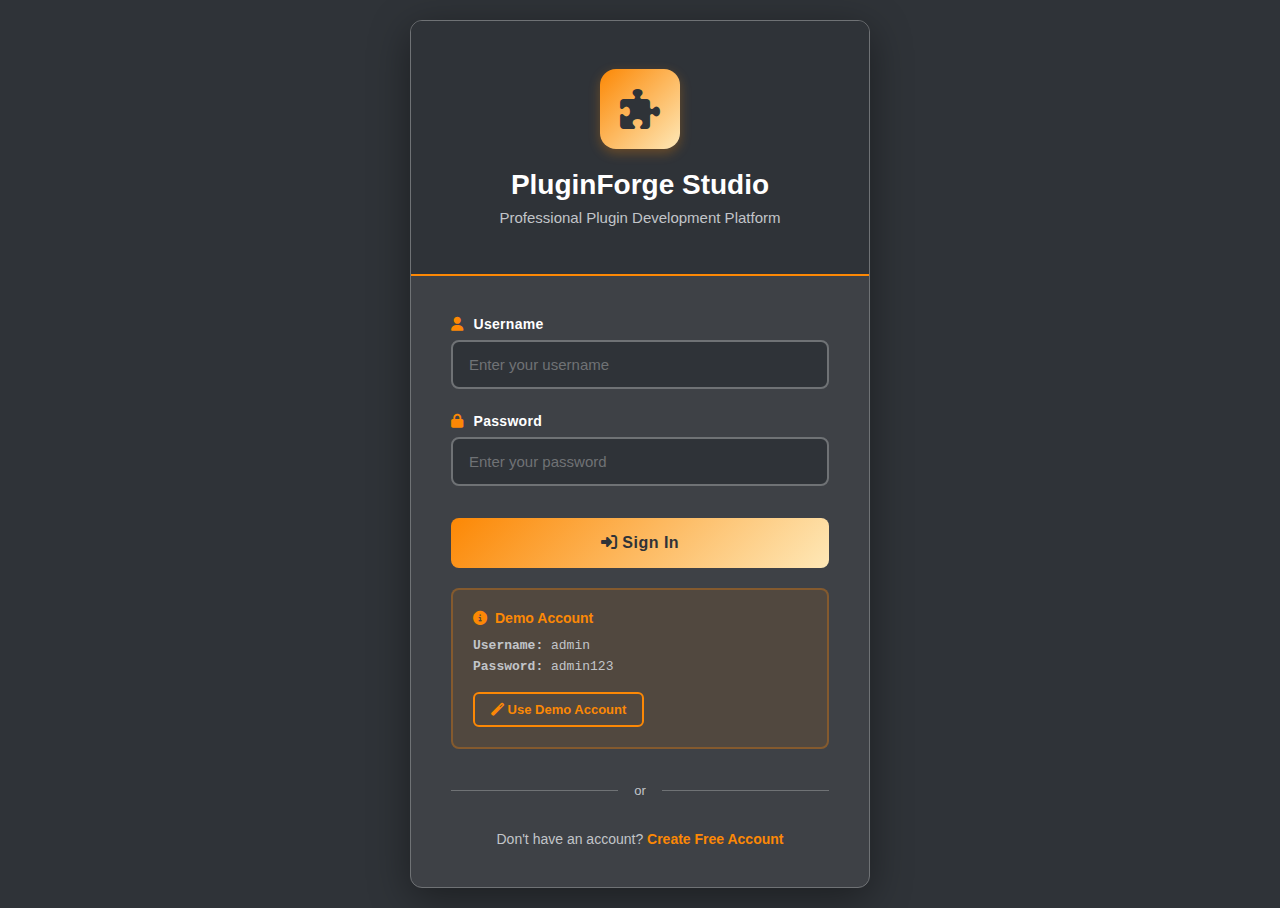
<file: templates/login.html>
<!DOCTYPE html>
<html lang="en">
<head>
    <meta charset="UTF-8">
    <meta name="viewport" content="width=device-width, initial-scale=1.0">
    <title>Sign In - PluginForge Studio</title>
    <link href="https://cdnjs.cloudflare.com/ajax/libs/font-awesome/6.4.0/css/all.min.css" rel="stylesheet">
    <style>
        * {
            margin: 0;
            padding: 0;
            box-sizing: border-box;
        }
        
        body {
            font-family: -apple-system, BlinkMacSystemFont, 'Segoe UI', Roboto, 'Helvetica Neue', Arial, sans-serif;
            background: #2F3338;
            min-height: 100vh;
            display: flex;
            align-items: center;
            justify-content: center;
            padding: 20px;
        }
        
        .login-container {
            background: #3E4146;
            border-radius: 12px;
            box-shadow: 0 10px 40px rgba(0, 0, 0, 0.4);
            max-width: 460px;
            width: 100%;
            overflow: hidden;
            border: 1px solid #6F7275;
        }
        
        .header {
            background: #2F3338;
            color: #FFFFFF;
            padding: 48px 40px;
            text-align: center;
            border-bottom: 2px solid #FC8805;
        }
        
        .header .logo {
            width: 80px;
            height: 80px;
            margin: 0 auto 20px;
            background: linear-gradient(135deg, #FC8805 0%, #FEE8B7 100%);
            border-radius: 16px;
            display: flex;
            align-items: center;
            justify-content: center;
            box-shadow: 0 4px 12px rgba(252, 136, 5, 0.3);
        }
        
        .header .logo i {
            font-size: 40px;
            color: #2F3338;
        }
        
        .header h1 {
            font-size: 28px;
            font-weight: 700;
            margin-bottom: 8px;
            color: #FFFFFF;
        }
        
        .header p {
            color: #C2C5C9;
            font-size: 15px;
            font-weight: 400;
        }
        
        .form-content {
            padding: 40px;
        }
        
        .form-group {
            margin-bottom: 24px;
        }
        
        .form-group label {
            display: block;
            margin-bottom: 8px;
            font-weight: 600;
            color: #FFFFFF;
            font-size: 14px;
            letter-spacing: 0.3px;
        }
        
        .form-group label i {
            color: #FC8805;
            margin-right: 6px;
        }
        
        .form-group input {
            width: 100%;
            padding: 14px 16px;
            background: #2F3338;
            border: 2px solid #6F7275;
            border-radius: 8px;
            font-size: 15px;
            color: #FFFFFF;
            transition: all 0.3s;
        }
        
        .form-group input::placeholder {
            color: #6F7275;
        }
        
        .form-group input:focus {
            outline: none;
            border-color: #FC8805;
            background: #3E4146;
            box-shadow: 0 0 0 3px rgba(252, 136, 5, 0.1);
        }
        
        .btn-primary {
            width: 100%;
            padding: 16px;
            background: linear-gradient(135deg, #FC8805 0%, #FEE8B7 100%);
            color: #2F3338;
            border: none;
            border-radius: 8px;
            font-size: 16px;
            font-weight: 700;
            cursor: pointer;
            transition: all 0.3s;
            margin-top: 8px;
            letter-spacing: 0.5px;
        }
        
        .btn-primary:hover {
            transform: translateY(-2px);
            box-shadow: 0 8px 20px rgba(252, 136, 5, 0.4);
        }
        
        .btn-primary:disabled {
            opacity: 0.6;
            cursor: not-allowed;
            transform: none;
        }
        
        .divider {
            text-align: center;
            margin: 32px 0;
            position: relative;
        }
        
        .divider::before {
            content: '';
            position: absolute;
            left: 0;
            top: 50%;
            width: 100%;
            height: 1px;
            background: #6F7275;
        }
        
        .divider span {
            position: relative;
            background: #3E4146;
            padding: 0 16px;
            color: #C2C5C9;
            font-size: 13px;
            font-weight: 500;
        }
        
        .register-link {
            text-align: center;
            margin-top: 24px;
            color: #C2C5C9;
            font-size: 14px;
        }
        
        .register-link a {
            color: #FC8805;
            text-decoration: none;
            font-weight: 600;
            transition: color 0.3s;
        }
        
        .register-link a:hover {
            color: #FEE8B7;
            text-decoration: underline;
        }
        
        .demo-box {
            background: rgba(252, 136, 5, 0.1);
            border: 2px solid rgba(252, 136, 5, 0.3);
            border-radius: 8px;
            padding: 20px;
            margin-top: 20px;
        }
        
        .demo-box h6 {
            color: #FC8805;
            font-size: 14px;
            font-weight: 700;
            margin-bottom: 12px;
            display: flex;
            align-items: center;
            gap: 8px;
        }
        
        .demo-box p {
            font-size: 13px;
            color: #C2C5C9;
            margin: 6px 0;
            font-family: 'Courier New', monospace;
        }
        
        .demo-box button {
            background: transparent;
            border: 2px solid #FC8805;
            color: #FC8805;
            padding: 8px 16px;
            border-radius: 6px;
            font-size: 13px;
            font-weight: 600;
            cursor: pointer;
            margin-top: 12px;
            transition: all 0.3s;
        }
        
        .demo-box button:hover {
            background: #FC8805;
            color: #2F3338;
        }
        
        .alert {
            padding: 14px 16px;
            border-radius: 8px;
            margin-bottom: 20px;
            font-size: 14px;
            animation: slideDown 0.3s;
            font-weight: 500;
        }
        
        .alert-danger {
            background: rgba(239, 68, 68, 0.15);
            color: #FEE8B7;
            border: 1px solid rgba(239, 68, 68, 0.3);
        }
        
        .alert-success {
            background: rgba(16, 185, 129, 0.15);
            color: #FEE8B7;
            border: 1px solid rgba(16, 185, 129, 0.3);
        }
        
        @keyframes slideDown {
            from {
                opacity: 0;
                transform: translateY(-10px);
            }
            to {
                opacity: 1;
                transform: translateY(0);
            }
        }
        
        /* Loading Spinner */
        .spinner {
            display: inline-block;
            width: 16px;
            height: 16px;
            border: 2px solid #2F3338;
            border-top-color: transparent;
            border-radius: 50%;
            animation: spin 0.6s linear infinite;
            margin-right: 8px;
        }
        
        @keyframes spin {
            to { transform: rotate(360deg); }
        }
    </style>
</head>
<body>
    <div class="login-container">
        <div class="header">
            <div class="logo">
                <i class="fas fa-puzzle-piece"></i>
            </div>
            <h1>PluginForge Studio</h1>
            <p>Professional Plugin Development Platform</p>
        </div>
        
        <div class="form-content">
            <div id="alertContainer"></div>
            
            <form id="loginForm">
                <div class="form-group">
                    <label for="username">
                        <i class="fas fa-user"></i> Username
                    </label>
                    <input type="text" id="username" name="username" placeholder="Enter your username" required>
                </div>
                
                <div class="form-group">
                    <label for="password">
                        <i class="fas fa-lock"></i> Password
                    </label>
                    <input type="password" id="password" name="password" placeholder="Enter your password" required>
                </div>
                
                <button type="submit" class="btn-primary" id="loginBtn">
                    <i class="fas fa-sign-in-alt"></i> Sign In
                </button>
            </form>
            
            <div class="demo-box">
                <h6><i class="fas fa-info-circle"></i> Demo Account</h6>
                <p><strong>Username:</strong> admin</p>
                <p><strong>Password:</strong> admin123</p>
                <button onclick="fillDemoAccount()">
                    <i class="fas fa-magic"></i> Use Demo Account
                </button>
            </div>
            
            <div class="divider">
                <span>or</span>
            </div>
            
            <div class="register-link">
                <p>Don't have an account? <a href="{{ url_for('register') }}">Create Free Account</a></p>
            </div>
        </div>
    </div>
    
    <script>
    function fillDemoAccount() {
        document.getElementById('username').value = 'admin';
        document.getElementById('password').value = 'admin123';
    }
    
    document.getElementById('loginForm').addEventListener('submit', async function(e) {
        e.preventDefault();
        
        const btn = document.getElementById('loginBtn');
        const originalText = btn.innerHTML;
        
        btn.innerHTML = '<span class="spinner"></span> Signing in...';
        btn.disabled = true;
        
        try {
            const formData = {
                username: document.getElementById('username').value,
                password: document.getElementById('password').value
            };
            
            const response = await fetch('/login', {
                method: 'POST',
                headers: {
                    'Content-Type': 'application/json',
                },
                body: JSON.stringify(formData)
            });
            
            const data = await response.json();
            
            if (data.success) {
                showAlert('success', '<i class="fas fa-check-circle"></i> Login successful!');
                btn.innerHTML = '<i class="fas fa-check"></i> Success!';
                
                setTimeout(() => {
                    window.location.href = data.redirect;
                }, 1000);
            } else {
                showAlert('danger', '<i class="fas fa-exclamation-circle"></i> ' + (data.error || 'Login failed'));
                btn.innerHTML = originalText;
                btn.disabled = false;
            }
        } catch (error) {
            showAlert('danger', '<i class="fas fa-exclamation-triangle"></i> Connection error. Please try again.');
            btn.innerHTML = originalText;
            btn.disabled = false;
        }
    });
    
    function showAlert(type, message) {
        const alertDiv = document.createElement('div');
        alertDiv.className = `alert alert-${type}`;
        alertDiv.innerHTML = message;
        
        const container = document.getElementById('alertContainer');
        container.innerHTML = '';
        container.appendChild(alertDiv);
        
        setTimeout(() => {
            alertDiv.remove();
        }, 5000);
    }
    </script>
</body>
</html>
</file>
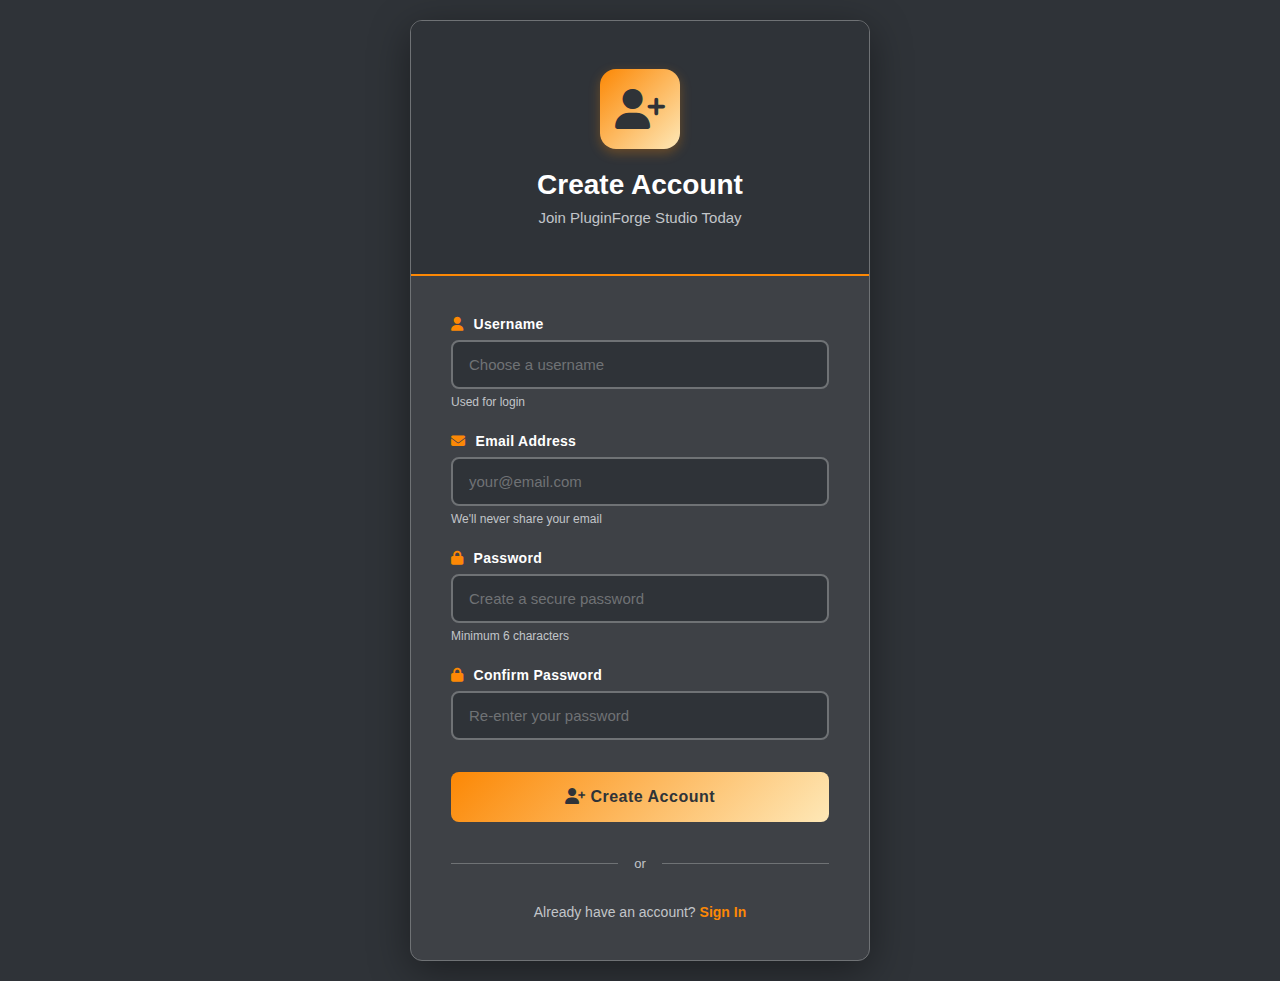
<file: templates/register.html>
<!DOCTYPE html>
<html lang="en">
<head>
    <meta charset="UTF-8">
    <meta name="viewport" content="width=device-width, initial-scale=1.0">
    <title>Create Account - PluginForge Studio</title>
    <link href="https://cdnjs.cloudflare.com/ajax/libs/font-awesome/6.4.0/css/all.min.css" rel="stylesheet">
    <style>
        * {
            margin: 0;
            padding: 0;
            box-sizing: border-box;
        }
        
        body {
            font-family: -apple-system, BlinkMacSystemFont, 'Segoe UI', Roboto, 'Helvetica Neue', Arial, sans-serif;
            background: #2F3338;
            min-height: 100vh;
            display: flex;
            align-items: center;
            justify-content: center;
            padding: 20px;
        }
        
        .register-container {
            background: #3E4146;
            border-radius: 12px;
            box-shadow: 0 10px 40px rgba(0, 0, 0, 0.4);
            max-width: 460px;
            width: 100%;
            overflow: hidden;
            border: 1px solid #6F7275;
        }
        
        .header {
            background: #2F3338;
            color: #FFFFFF;
            padding: 48px 40px;
            text-align: center;
            border-bottom: 2px solid #FC8805;
        }
        
        .header .logo {
            width: 80px;
            height: 80px;
            margin: 0 auto 20px;
            background: linear-gradient(135deg, #FC8805 0%, #FEE8B7 100%);
            border-radius: 16px;
            display: flex;
            align-items: center;
            justify-content: center;
            box-shadow: 0 4px 12px rgba(252, 136, 5, 0.3);
        }
        
        .header .logo i {
            font-size: 40px;
            color: #2F3338;
        }
        
        .header h1 {
            font-size: 28px;
            font-weight: 700;
            margin-bottom: 8px;
            color: #FFFFFF;
        }
        
        .header p {
            color: #C2C5C9;
            font-size: 15px;
            font-weight: 400;
        }
        
        .form-content {
            padding: 40px;
        }
        
        .form-group {
            margin-bottom: 24px;
        }
        
        .form-group label {
            display: block;
            margin-bottom: 8px;
            font-weight: 600;
            color: #FFFFFF;
            font-size: 14px;
            letter-spacing: 0.3px;
        }
        
        .form-group label i {
            color: #FC8805;
            margin-right: 6px;
        }
        
        .form-group input {
            width: 100%;
            padding: 14px 16px;
            background: #2F3338;
            border: 2px solid #6F7275;
            border-radius: 8px;
            font-size: 15px;
            color: #FFFFFF;
            transition: all 0.3s;
        }
        
        .form-group input::placeholder {
            color: #6F7275;
        }
        
        .form-group input:focus {
            outline: none;
            border-color: #FC8805;
            background: #3E4146;
            box-shadow: 0 0 0 3px rgba(252, 136, 5, 0.1);
        }
        
        .form-group small {
            display: block;
            margin-top: 6px;
            color: #C2C5C9;
            font-size: 12px;
        }
        
        .btn-primary {
            width: 100%;
            padding: 16px;
            background: linear-gradient(135deg, #FC8805 0%, #FEE8B7 100%);
            color: #2F3338;
            border: none;
            border-radius: 8px;
            font-size: 16px;
            font-weight: 700;
            cursor: pointer;
            transition: all 0.3s;
            margin-top: 8px;
            letter-spacing: 0.5px;
        }
        
        .btn-primary:hover {
            transform: translateY(-2px);
            box-shadow: 0 8px 20px rgba(252, 136, 5, 0.4);
        }
        
        .btn-primary:disabled {
            opacity: 0.6;
            cursor: not-allowed;
            transform: none;
        }
        
        .divider {
            text-align: center;
            margin: 32px 0;
            position: relative;
        }
        
        .divider::before {
            content: '';
            position: absolute;
            left: 0;
            top: 50%;
            width: 100%;
            height: 1px;
            background: #6F7275;
        }
        
        .divider span {
            position: relative;
            background: #3E4146;
            padding: 0 16px;
            color: #C2C5C9;
            font-size: 13px;
            font-weight: 500;
        }
        
        .login-link {
            text-align: center;
            margin-top: 24px;
            color: #C2C5C9;
            font-size: 14px;
        }
        
        .login-link a {
            color: #FC8805;
            text-decoration: none;
            font-weight: 600;
            transition: color 0.3s;
        }
        
        .login-link a:hover {
            color: #FEE8B7;
            text-decoration: underline;
        }
        
        .alert {
            padding: 14px 16px;
            border-radius: 8px;
            margin-bottom: 20px;
            font-size: 14px;
            animation: slideDown 0.3s;
            font-weight: 500;
        }
        
        .alert-danger {
            background: rgba(239, 68, 68, 0.15);
            color: #FEE8B7;
            border: 1px solid rgba(239, 68, 68, 0.3);
        }
        
        .alert-success {
            background: rgba(16, 185, 129, 0.15);
            color: #FEE8B7;
            border: 1px solid rgba(16, 185, 129, 0.3);
        }
        
        @keyframes slideDown {
            from {
                opacity: 0;
                transform: translateY(-10px);
            }
            to {
                opacity: 1;
                transform: translateY(0);
            }
        }
        
        /* Loading Spinner */
        .spinner {
            display: inline-block;
            width: 16px;
            height: 16px;
            border: 2px solid #2F3338;
            border-top-color: transparent;
            border-radius: 50%;
            animation: spin 0.6s linear infinite;
            margin-right: 8px;
        }
        
        @keyframes spin {
            to { transform: rotate(360deg); }
        }
    </style>
</head>
<body>
    <div class="register-container">
        <div class="header">
            <div class="logo">
                <i class="fas fa-user-plus"></i>
            </div>
            <h1>Create Account</h1>
            <p>Join PluginForge Studio Today</p>
        </div>
        
        <div class="form-content">
            <div id="alertContainer"></div>
            
            <form id="registerForm">
                <div class="form-group">
                    <label for="username">
                        <i class="fas fa-user"></i> Username
                    </label>
                    <input type="text" id="username" name="username" placeholder="Choose a username" required minlength="3">
                    <small>Used for login</small>
                </div>
                
                <div class="form-group">
                    <label for="email">
                        <i class="fas fa-envelope"></i> Email Address
                    </label>
                    <input type="email" id="email" name="email" placeholder="your@email.com" required>
                    <small>We'll never share your email</small>
                </div>
                
                <div class="form-group">
                    <label for="password">
                        <i class="fas fa-lock"></i> Password
                    </label>
                    <input type="password" id="password" name="password" placeholder="Create a secure password" required minlength="6">
                    <small>Minimum 6 characters</small>
                </div>
                
                <div class="form-group">
                    <label for="confirmPassword">
                        <i class="fas fa-lock"></i> Confirm Password
                    </label>
                    <input type="password" id="confirmPassword" name="confirmPassword" placeholder="Re-enter your password" required>
                </div>
                
                <button type="submit" class="btn-primary" id="registerBtn">
                    <i class="fas fa-user-plus"></i> Create Account
                </button>
            </form>
            
            <div class="divider">
                <span>or</span>
            </div>
            
            <div class="login-link">
                <p>Already have an account? <a href="{{ url_for('login') }}">Sign In</a></p>
            </div>
        </div>
    </div>
    
    <script>
    document.getElementById('registerForm').addEventListener('submit', async function(e) {
        e.preventDefault();
        
        const password = document.getElementById('password').value;
        const confirmPassword = document.getElementById('confirmPassword').value;
        
        // Validate passwords match
        if (password !== confirmPassword) {
            showAlert('danger', '<i class="fas fa-exclamation-circle"></i> Passwords do not match');
            return;
        }
        
        const btn = document.getElementById('registerBtn');
        const originalText = btn.innerHTML;
        
        btn.innerHTML = '<span class="spinner"></span> Creating account...';
        btn.disabled = true;
        
        try {
            const formData = {
                username: document.getElementById('username').value,
                email: document.getElementById('email').value,
                password: password
            };
            
            const response = await fetch('/register', {
                method: 'POST',
                headers: {
                    'Content-Type': 'application/json',
                },
                body: JSON.stringify(formData)
            });
            
            const data = await response.json();
            
            if (data.success) {
                showAlert('success', '<i class="fas fa-check-circle"></i> Account created successfully!');
                btn.innerHTML = '<i class="fas fa-check"></i> Success!';
                
                setTimeout(() => {
                    window.location.href = data.redirect;
                }, 1500);
            } else {
                showAlert('danger', '<i class="fas fa-exclamation-circle"></i> ' + (data.error || 'Failed to create account'));
                btn.innerHTML = originalText;
                btn.disabled = false;
            }
        } catch (error) {
            showAlert('danger', '<i class="fas fa-exclamation-triangle"></i> Connection error. Please try again.');
            btn.innerHTML = originalText;
            btn.disabled = false;
        }
    });
    
    function showAlert(type, message) {
        const alertDiv = document.createElement('div');
        alertDiv.className = `alert alert-${type}`;
        alertDiv.innerHTML = message;
        
        const container = document.getElementById('alertContainer');
        container.innerHTML = '';
        container.appendChild(alertDiv);
        
        setTimeout(() => {
            alertDiv.remove();
        }, 5000);
    }
    </script>
</body>
</html>
</file>
